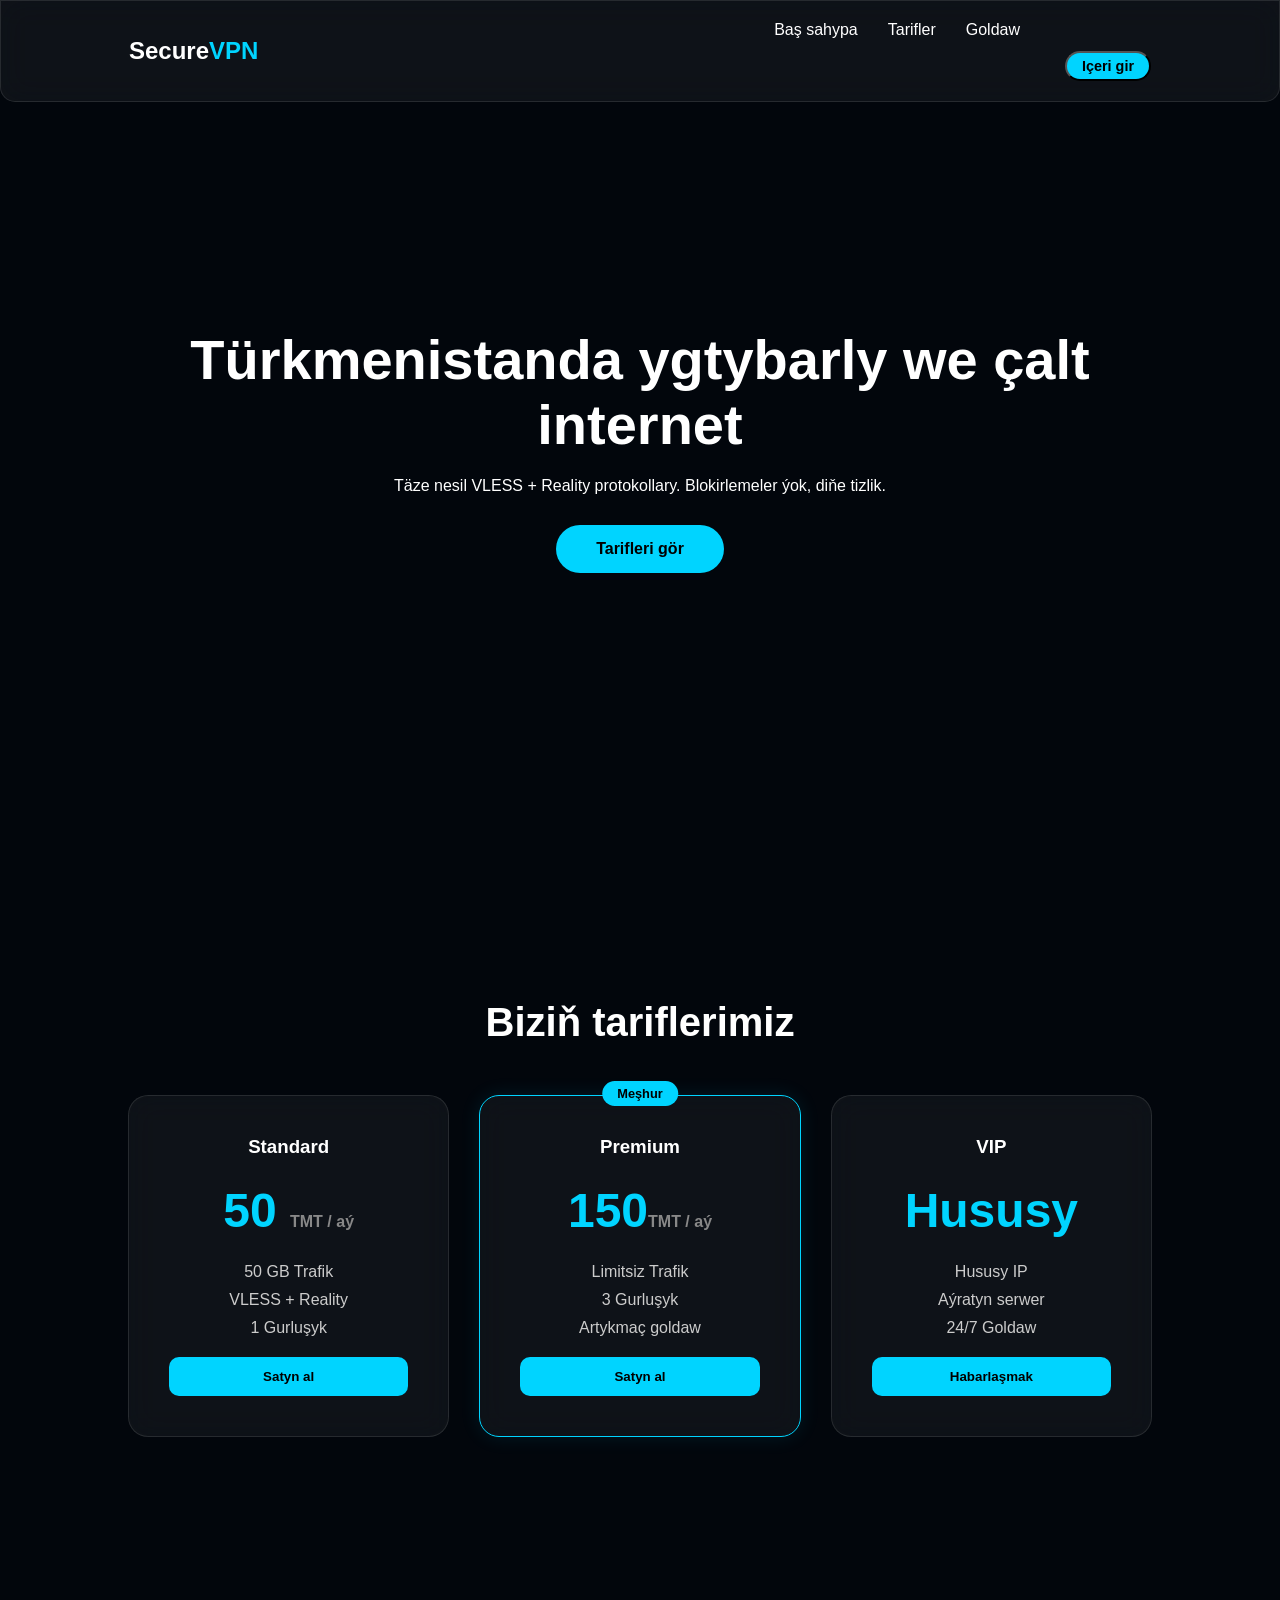
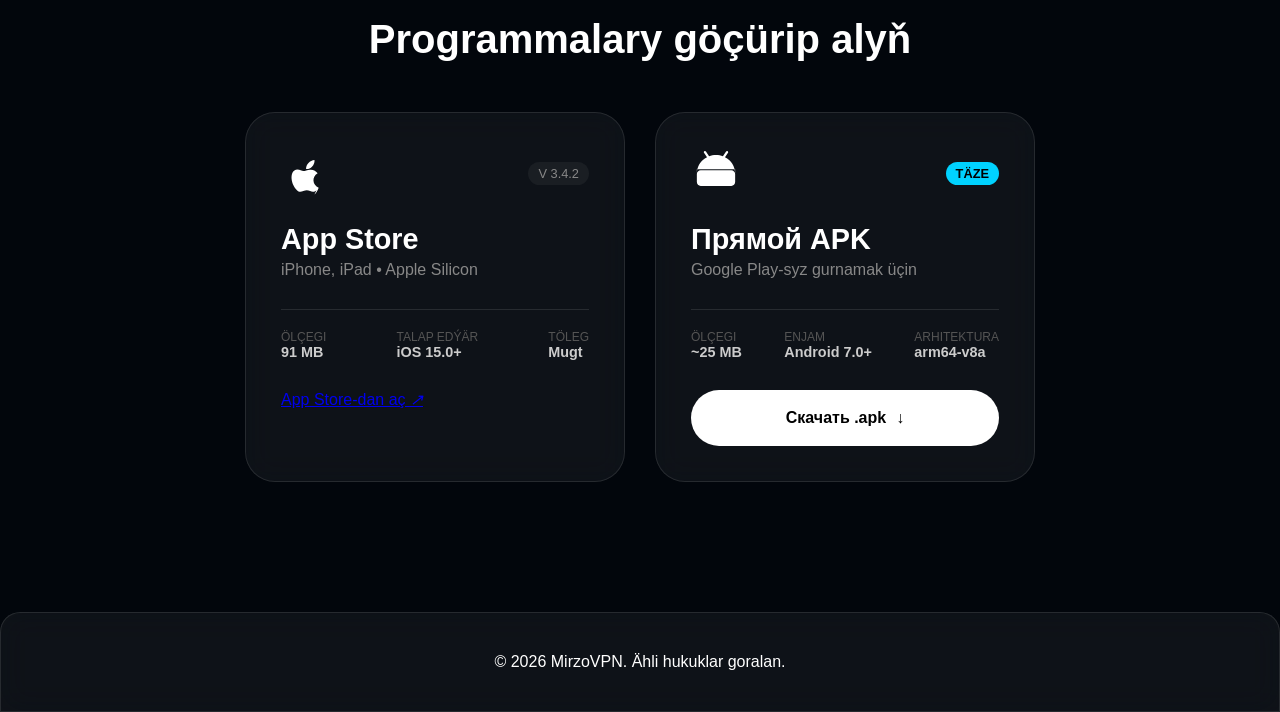
<file: index.html>
<!DOCTYPE html>
<html lang="tk">

<head>
    <meta charset="UTF-8">
    <meta name="viewport" content="width=device-width, initial-scale=1.0">
    <title>MirzoVPN</title>
    <link rel="stylesheet" href="style.css">
    <!-- AOS Анимации -->
    <link href="https://unpkg.com/aos@2.3.1/dist/aos.css" rel="stylesheet">
</head>

<body>
    <!-- Навигация -->
    <nav class="navbar glass">
        <div class="logo">Secure<span>VPN</span></div>
        <ul class="nav-links">
            <li><a href="#home">Baş sahypa</a></li>
            <li><a href="#pricing">Tarifler</a></li>
            <li><a href="support.html">Goldaw</a></li>
            <li class="profile-section" style="display: flex; align-items: center; gap: 10px; margin-left: 15px;">
                <span id="userBalanceDisplay" style="color: var(--primary); font-weight:bold; display:none;">0
                    TMT</span>
                <button id="loginBtn" onclick="promptLogin()" class="btn-primary"
                    style="padding: 5px 15px; font-size: 0.9rem;">Içeri gir</button>
                <button id="myKeysBtn" onclick="openMyKeysModal()" class="btn-primary"
                    style="padding: 5px 15px; font-size: 0.9rem; display: none; background: #4CAF50;">Meniň
                    açarlarym</button>
            </li>
        </ul>
    </nav>

    <!-- Главный экран -->
    <section id="home" class="hero">
        <div class="hero-content" data-aos="fade-up">
            <h1>Türkmenistanda ygtybarly we çalt internet</h1>
            <p>Täze nesil VLESS + Reality protokollary. Blokirlemeler ýok, diňe tizlik.</p>
            <a href="#pricing" class="btn-primary">Tarifleri gör</a>
        </div>
    </section>

    <!-- Секция Тарифов -->
    <section id="pricing" class="pricing">
        <h2 class="section-title" data-aos="fade-down">Biziň tariflerimiz</h2>
        <div class="pricing-grid">
            <!-- Standard -->
            <div class="price-card glass" data-aos="zoom-in" data-aos-delay="100">
                <h3>Standard</h3>
                <div class="price">50 <span>TMT / aý</span></div>
                <ul>
                    <li>50 GB Trafik</li>
                    <li>VLESS + Reality</li>
                    <li>1 Gurluşyk</li>
                </ul>
                <button class="buy-btn" onclick="openModal('Standard')">Satyn al</button>
            </div>

            <!-- Premium -->
            <div class="price-card glass featured" data-aos="zoom-in">
                <div class="badge">Meşhur</div>
                <h3>Premium</h3>
                <div class="price">150<span>TMT / aý</span></div>
                <ul>
                    <li>Limitsiz Trafik</li>
                    <li>3 Gurluşyk</li>
                    <li>Artykmaç goldaw</li>
                </ul>
                <button class="buy-btn" onclick="openModal('Premium')">Satyn al</button>
            </div>

            <!-- VIP -->
            <div class="price-card glass" data-aos="zoom-in" data-aos-delay="200">
                <h3>VIP</h3>
                <div class="price">Hususy</div>
                <ul>
                    <li>Hususy IP</li>
                    <li>Aýratyn serwer</li>
                    <li>24/7 Goldaw</li>
                </ul>
                <button class="buy-btn" onclick="openModal('VIP')">Habarlaşmak</button>
            </div>
        </div>
    </section>

    <!-- Окно заказа -->
    <div id="orderModal" class="modal">
        <div class="modal-content glass">
            <span class="close" onclick="closeModal()">&times;</span>
            <h2>Sargyt: <span id="selectedPlan"></span></h2>
            <p>Telegram ulanyjy adyňyzy ýazyň, biz size açar ugratarys.</p>
            <input type="text" id="tgUser" placeholder="@niker">
            <button class="confirm-btn" onclick="submitOrder()">Sargydy tassyklamak</button>
        </div>
    </div>

    <!-- Окно Мои ключи -->
    <div id="myKeysModal" class="modal">
        <div class="modal-content glass" style="max-width: 600px;">
            <span class="close" onclick="closeMyKeysModal()">&times;</span>
            <h2>Meniň açarlarym</h2>
            <div id="keysContainer" style="margin-top: 20px; max-height: 400px; overflow-y: auto; text-align: left;">
                <!-- Сюда будут грузиться ключи -->
                <p style="text-align: center; color: #ccc;">Ýüklenýär...</p>
            </div>
        </div>
    </div>
    <!-- Programmalar bölümi -->
    <section id="apps" class="apps-section">
        <div class="container">
            <h2 class="section-title" data-aos="fade-up">Programmalary göçürip alyň</h2>

            <div class="apps-grid">
                <!-- iOS Card -->
                <div class="app-card glass" data-aos="fade-right">
                    <div class="app-header">
                        <svg class="app-icon" viewBox="0 0 24 24" fill="currentColor">
                            <path
                                d="M17.05 20.28c-.98.95-2.05.88-3.08.4-1.09-.5-2.08-.48-3.24 0-1.44.62-2.2.44-3.06-.4C4.18 16.8 4.2 10.53 7.8 10.37c1.32.06 2.14.72 2.95.72.8 0 1.95-.8 3.52-.7 1.48.1 2.6.7 3.32 1.74-2.97 1.76-2.48 5.68.5 6.95-.57 1.44-1.34 2.82-2.04 3.2zM12.03 10.1c-.08-2.26 1.86-4.22 4.05-4.4.24 2.6-2.12 4.6-4.05 4.4z" />
                        </svg>
                        <span class="app-version">V 3.4.2</span>
                    </div>
                    <h3>App Store</h3>
                    <p>iPhone, iPad • Apple Silicon</p>

                    <div class="app-specs">
                        <div class="spec"><span>Ölçegi</span><strong>91 MB</strong></div>
                        <div class="spec"><span>Talap edýär</span><strong>iOS 15.0+</strong></div>
                        <div class="spec"><span>Töleg</span><strong>Mugt</strong></div>
                    </div>

                    <a href="Apps\setup-Happ.x64.exe" class="download-btn">App Store-dan aç <i class="arrow">↗</i></a>
                </div>

                <!-- Android Card -->
                <div class="app-card glass" data-aos="fade-left">
                    <div class="app-header">
                        <svg class="app-icon" viewBox="0 0 24 24" fill="currentColor">
                            <path
                                d="M17.523 15.3414C18.4209 15.3414 19.1485 14.6138 19.1485 13.7159C19.1485 12.818 18.4209 12.0904 17.523 12.0904C16.6251 12.0904 15.8975 12.818 15.8975 13.7159C15.8975 14.6138 16.6251 15.3414 17.523 15.3414Z" />
                            <path
                                d="M6.477 15.3414C7.37493 15.3414 8.10253 14.6138 8.10253 13.7159C8.10253 12.818 7.37493 12.0904 6.477 12.0904C5.57907 12.0904 4.85147 12.818 4.85147 13.7159C4.85147 14.6138 5.57907 15.3414 6.477 15.3414Z" />
                            <path
                                d="M19.3414 10.6811C20.3626 10.6811 21.1904 11.5089 21.1904 12.5301V16.3626C21.1904 17.3838 20.3626 18.2116 19.3414 18.2116H4.65863C3.6374 18.2116 2.80957 17.3838 2.80957 16.3626V12.5301C2.80957 11.5089 3.6374 10.6811 4.65863 10.6811H19.3414ZM16.3072 4.49204L17.7554 2.31174C17.9254 2.05672 17.8541 1.71454 17.5991 1.54454C17.3441 1.37454 17.0019 1.44584 16.8319 1.70086L15.313 3.98777C14.3312 3.56707 13.2038 3.33203 12 3.33203C10.7962 3.33203 9.66877 3.56707 8.68703 3.98777L7.16812 1.70086C6.99812 1.44584 6.65593 1.37454 6.40091 1.54454C6.14589 1.71454 6.07459 2.05672 6.24459 2.31174L7.69279 4.49204C4.78919 5.86434 2.80957 8.86874 2.80957 12.332V10.1811H21.1904V12.332C21.1904 8.86874 19.2108 5.86434 16.3072 4.49204Z" />
                        </svg>
                        <span class="app-badge">TÄZE</span>
                    </div>
                    <h3>Прямой APK</h3>
                    <p>Google Play-syz gurnamak üçin</p>

                    <div class="app-specs">
                        <div class="spec"><span>Ölçegi</span><strong>~25 MB</strong></div>
                        <div class="spec"><span>Enjam</span><strong>Android 7.0+</strong></div>
                        <div class="spec"><span>Arhitektura</span><strong>arm64-v8a</strong></div>
                    </div>

                    <a href="Apps\setup-Happ.x64.exe" class="app-download-btn main-btn">Скачать .apk <i
                            class="arrow">↓</i></a>
                </div>
            </div>
        </div>
    </section>

    <footer class="glass">
        <p>&copy; 2026 MirzoVPN. Ähli hukuklar goralan.</p>
    </footer>

    <!-- Скрипты -->
    <script src="https://unpkg.com/aos@2.3.1/dist/aos.js"></script>
    <script>
        AOS.init({ duration: 1000, once: true });

        let currentUser = localStorage.getItem('vpn_username');

        async function checkBalance() {
            if (currentUser) {
                document.getElementById('loginBtn').innerText = '@' + currentUser;
                document.getElementById('userBalanceDisplay').style.display = 'inline-block';
                document.getElementById('myKeysBtn').style.display = 'inline-block';
                try {
                    const res = await fetch('http://127.0.0.1:8000/api/balance/' + currentUser);
                    const data = await res.json();
                    document.getElementById('userBalanceDisplay').innerText = data.balance + ' TMT';
                } catch (e) {
                    console.log("Serwer bilen aragatnaşyk ýok");
                }
            }
        }

        function promptLogin() {
            const user = prompt("Telegram ulanyjy adyňyzy ýazyň (@ bilen ýa-da onsuz):", currentUser || "");
            if (user && user.trim() !== '') {
                currentUser = user.trim().replace('@', '');
                localStorage.setItem('vpn_username', currentUser);
                checkBalance();
            }
        }

        window.onload = checkBalance;

        function openModal(plan) {
            if (!currentUser) {
                promptLogin();
                if (!currentUser) return;
            }
            document.getElementById('selectedPlan').innerText = plan;
            document.getElementById('tgUser').value = '@' + currentUser;
            document.getElementById('orderModal').style.display = 'flex';
        }

        function closeModal() {
            document.getElementById('orderModal').style.display = 'none';
        }

        function closeMyKeysModal() {
            document.getElementById('myKeysModal').style.display = 'none';
        }

        async function openMyKeysModal() {
            if (!currentUser) {
                alert("Ilki bilen içeri giriň!");
                return;
            }
            document.getElementById('myKeysModal').style.display = 'flex';
            const container = document.getElementById('keysContainer');
            container.innerHTML = '<p style="text-align: center; color: #ccc;">Ýüklenýär...</p>';

            try {
                const res = await fetch('http://127.0.0.1:8000/api/my_keys/' + currentUser);
                const data = await res.json();

                if (data.status === 'success' && data.keys.length > 0) {
                    let html = '';
                    data.keys.forEach(key => {
                        html += `
                        <div style="background: rgba(0,0,0,0.2); padding: 15px; border-radius: 10px; margin-bottom: 15px; border: 1px solid rgba(255,255,255,0.1);">
                            <div style="display: flex; justify-content: space-between; margin-bottom: 10px;">
                                <strong style="color: var(--primary);">${key.plan}</strong>
                                <span style="font-size: 0.8rem; color: #888;">${key.date.split(' ')[0]}</span>
                            </div>
                            <input type="text" value="${key.url}" readonly style="width: 100%; padding: 10px; border-radius: 5px; border: none; background: rgba(0,0,0,0.3); color: #fff; margin-bottom: 10px; outline:none;">
                            <button class="btn-primary" style="width: 100%; padding: 8px;" onclick="copyKeyText(this, '${key.url}')">Kopiýala</button>
                        </div>`;
                    });
                    container.innerHTML = html;
                } else {
                    container.innerHTML = '<p style="text-align: center; color: #ccc;">Siziň entek açaryňyz ýok.</p>';
                }
            } catch (error) {
                container.innerHTML = '<p style="text-align: center; color: red;">Serwer ýalňyşlygy!</p>';
            }
        }

        function copyKeyText(btn, text) {
            navigator.clipboard.writeText(text).then(() => {
                const originalText = btn.innerText;
                btn.innerText = 'Kopiýalandy! ✅';
                btn.style.background = '#4CAF50';
                setTimeout(() => {
                    btn.innerText = originalText;
                    btn.style.background = 'var(--primary)';
                }, 2000);
            });
        }

        async function submitOrder() {
            const plan = document.getElementById('selectedPlan').innerText;
            const tg = document.getElementById('tgUser').value;

            if (!tg) {
                alert("Haýyş edýäris, Telegram adyňyzy ýazyň!");
                return;
            }

            currentUser = tg.trim().replace('@', '');
            localStorage.setItem('vpn_username', currentUser);

            let balance = 0;
            try {
                const res = await fetch('http://127.0.0.1:8000/api/balance/' + currentUser);
                const data = await res.json();
                balance = data.balance;
            } catch (error) {
                alert("Serwer işlänok! Python (main.py) işledilenine göz ýetiriň.");
                return;
            }

            let price = 0;
            if (plan === 'Standard') price = 50;
            else if (plan === 'Premium') price = 150;

            if (price > 0 && balance >= price) {
                const btn = document.querySelector('.confirm-btn');
                btn.innerText = "Garaşyň...";
                btn.disabled = true;

                try {
                    const res = await fetch('http://127.0.0.1:8000/api/buy_with_balance', {
                        method: 'POST',
                        headers: { 'Content-Type': 'application/json' },
                        body: JSON.stringify({ username: currentUser, plan: plan, price: price })
                    });
                    const result = await res.json();
                    if (result.status === 'success') {
                        alert("Üstünlikli satyn alyndy!\n\nSiziň açaryňyz:\n" + result.url);
                        closeModal();
                        checkBalance();
                    } else {
                        alert("Ýalňyşlyk: " + result.message);
                    }
                } catch (e) {
                    alert("Serwer ýalňyşlygy!");
                }
                btn.innerText = "Sargydy tassyklamak";
                btn.disabled = false;
            } else {
                alert("Balansyňyz ýeterlik däl. Töleg sahypasyna geçýärsiňiz...");
                window.location.href = `pay.html?plan=${encodeURIComponent(plan)}`;
            }
        }
    </script>
</body>

</html>
</file>
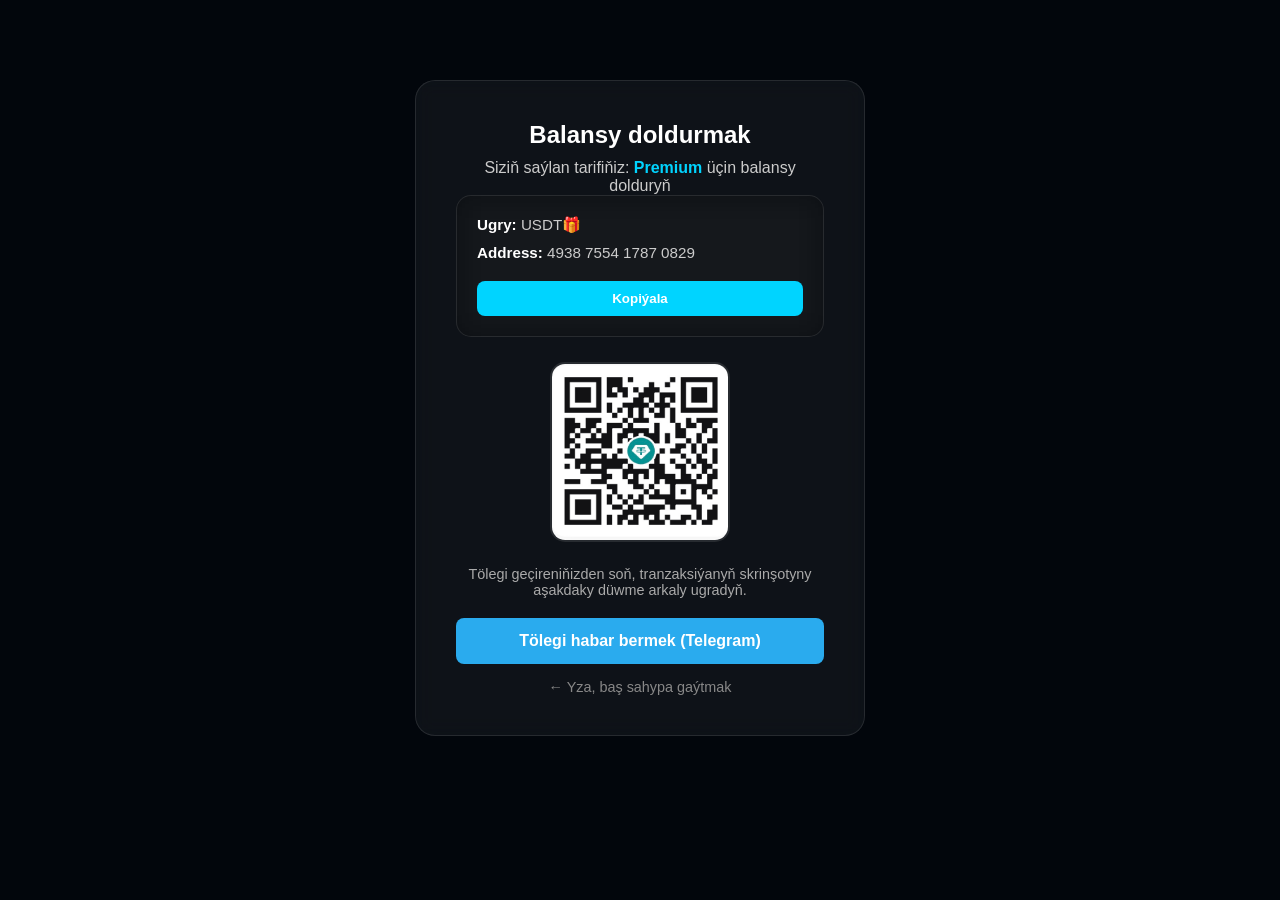
<file: pay.html>
<!DOCTYPE html>
<html lang="tk">

<head>
    <meta charset="UTF-8">
    <meta name="viewport" content="width=device-width, initial-scale=1.0">
    <title>Töleg sahypasy | SecureVPN</title>
    <link rel="stylesheet" href="style.css">
    <style>
        /* Главный контейнер по центру */
        .payment-container {
            max-width: 450px;
            margin: 80px auto;
            padding: 40px;
            text-align: center;
            border-radius: 20px;
            background: rgba(255, 255, 255, 0.05);
            backdrop-filter: blur(10px);
            border: 1px solid rgba(255, 255, 255, 0.1);
        }

        .payment-title {
            margin-bottom: 10px;
            color: #fff;
        }

        /* Карточка с деталями внутри */
        .pay-details {
            background: rgba(0, 0, 0, 0.2);
            padding: 20px;
            border-radius: 15px;
            text-align: left;
            margin-bottom: 25px;
            border: 1px solid rgba(255, 255, 255, 0.1);
        }

        .pay-details p {
            margin-bottom: 10px;
            font-size: 0.95rem;
            color: #ccc;
        }

        .pay-details strong {
            color: #fff;
        }

        /* Кнопка копирования (аккуратная) */
        .copy-btn-simple {
            background: var(--primary, #007bff);
            color: #fff;
            border: none;
            padding: 10px 15px;
            border-radius: 8px;
            cursor: pointer;
            font-weight: bold;
            width: 100%;
            margin-top: 10px;
            transition: 0.3s;
        }

        .copy-btn-simple:hover {
            filter: brightness(1.2);
        }

        /* QR код */
        .qr-code {
            width: 180px;
            height: 180px;
            border-radius: 15px;
            margin-bottom: 20px;
            border: 2px solid rgba(255, 255, 255, 0.1);
        }

        .instruction-text {
            color: #aaa;
            font-size: 0.9rem;
            margin-bottom: 20px;
        }

        /* Кнопка Telegram */
        .telegram-btn {
            display: block;
            width: 100%;
            padding: 14px;
            background: #2AABEE;
            color: white;
            text-decoration: none;
            border-radius: 8px;
            font-weight: bold;
            margin-bottom: 15px;
            border: none;
            cursor: pointer;
            transition: 0.3s;
            font-size: 1rem;
        }

        .telegram-btn:hover {
            background: #2298d6;
        }

        /* Ссылки под кнопкой */
        .back-link {
            display: block;
            margin-top: 10px;
            color: #888;
            text-decoration: none;
            font-size: 0.9rem;
            transition: 0.3s;
        }

        .back-link:hover {
            color: #fff;
        }
    </style>
</head>

<body>
    <div class="payment-container glass" data-aos="fade-up">
        <h2 class="payment-title">Balansy doldurmak</h2>
        <p class="plan-info" style="color: #ccc;">Siziň saýlan tarifiňiz: <span id="selectedPlan"
                style="color: var(--primary, #007bff); font-weight: bold;">Premium</span> üçin balansy dolduryň</p>

        <!-- Темная карточка с данными -->
        <div class="pay-details glass">
            <p><strong>Ugry:</strong> USDT🎁</p>
            <p style="word-break: break-all;"><strong>Address:</strong> <span id="walletAddr">4938 7554 1787 0829</span>
            </p>
            <button class="copy-btn-simple" onclick="copyAddress(this)">Kopiýala</button>
        </div>

        <!-- QR-код по центру -->
        <div class="qr-container">
            <img src="QR.jpeg" alt="QR" class="qr-code">
        </div>

        <p class="instruction-text">
            Tölegi geçireniňizden soň, tranzaksiýanyň skrinşotyny aşakdaky düwme arkaly ugradyň.
        </p>

        <!-- Кнопка автоматизации (вызывает бэкенд и перекидывает в тг) -->
        <button class="telegram-btn" onclick="sendNotification()" id="notifyBtn">
            Tölegi habar bermek (Telegram)
        </button>

        <a href="index.html" class="back-link">← Yza, baş sahypa gaýtmak</a>
    </div>

    <script>
        // 1. Показ тарифа
        const urlParams = new URLSearchParams(window.location.search);
        const plan = urlParams.get('plan');
        if (plan) {
            document.getElementById('selectedPlan').innerText = plan;
        }

        // 2. Копирование адреса
        function copyAddress(btn) {
            const address = document.getElementById('walletAddr').innerText;
            navigator.clipboard.writeText(address).then(() => {
                const originalText = btn.innerText;
                const originalBg = btn.style.background;

                btn.innerText = 'Kopiýalandy! ✅';
                btn.style.background = '#4CAF50';

                setTimeout(() => {
                    btn.innerText = originalText;
                    btn.style.background = originalBg;
                }, 2000);
            });
        }

        // 3. Автоматизация: Отправка уведомления на FastAPI сервер
        async function sendNotification() {
            const btn = document.getElementById('notifyBtn');
            const planName = document.getElementById('selectedPlan').innerText;
            let currentUser = localStorage.getItem('vpn_username') || "Belli däl";

            btn.innerText = "Ugradylýar...";
            btn.disabled = true;

            try {
                const response = await fetch('http://127.0.0.1:8000/api/notify', {
                    method: 'POST',
                    headers: { 'Content-Type': 'application/json' },
                    body: JSON.stringify({ plan: planName + ' (Ulanyjy: @' + currentUser + ')', method: 'USDT🎁' })
                });

                const result = await response.json();

                if (result.status === 'success') {
                    btn.innerText = "Üstünlikli ugradyldy! ✅";
                    btn.style.background = "#4CAF50";

                    // Переходим в ТГ к админу для отправки чека
                    setTimeout(() => {
                        window.location.href = "https://t.me/MirzoLoude";
                    }, 1000);
                }
            } catch (error) {
                btn.innerText = "Serwere birigip bolmady ❌";
                setTimeout(() => { window.location.href = "https://t.me/MirzoLoude"; }, 1500);
            }
        }
    </script>
</body>

</html>
</file>
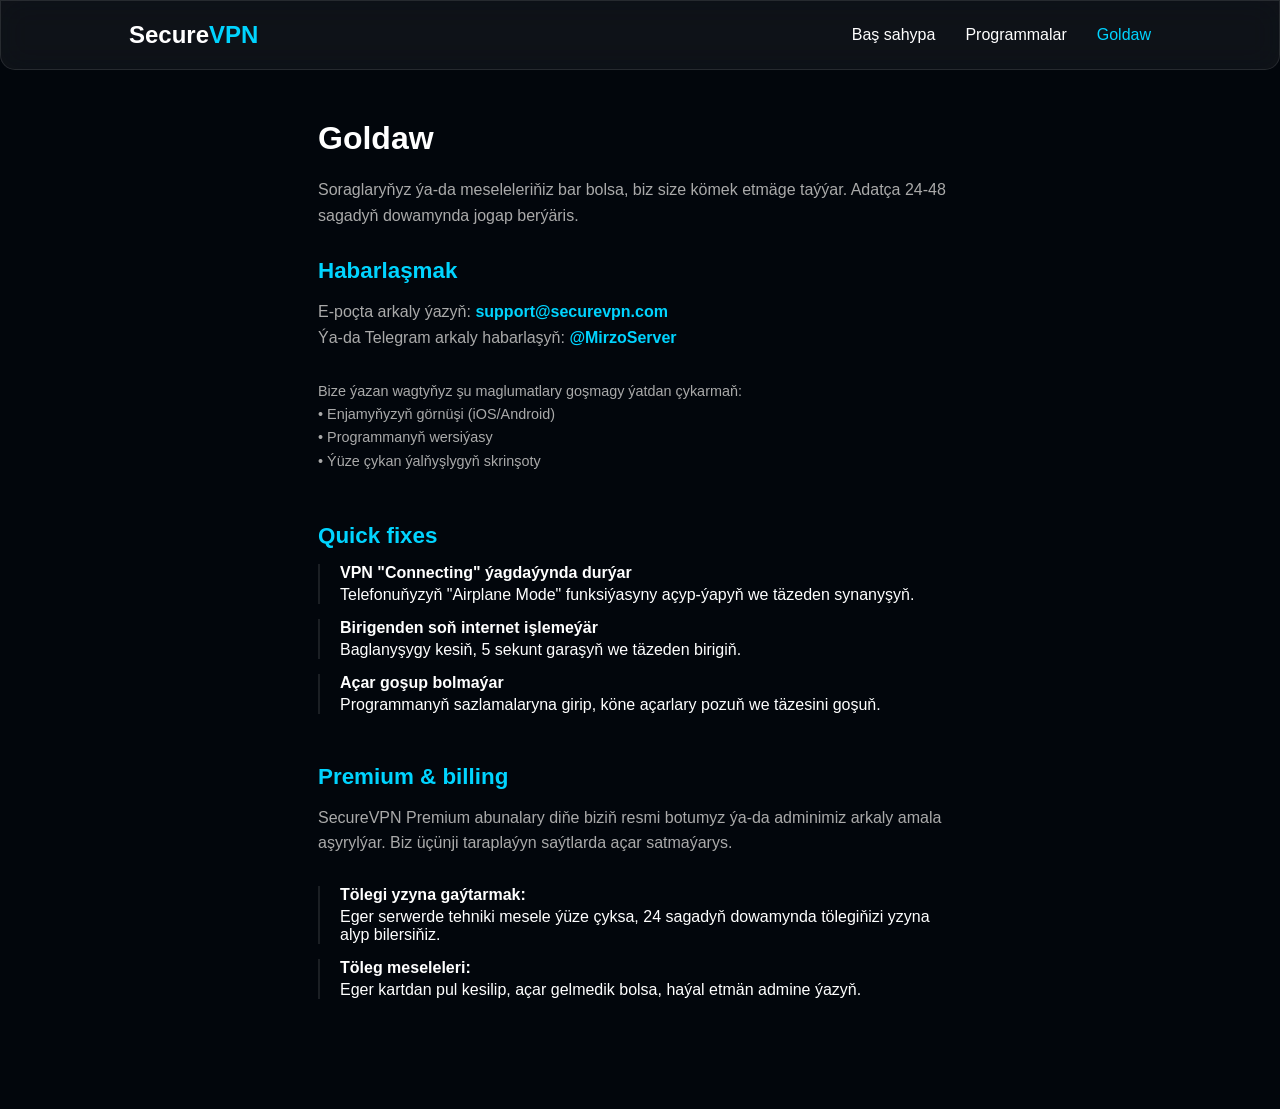
<file: support.html>
<!DOCTYPE html>
<html lang="tk">

<head>
    <meta charset="UTF-8">
    <meta name="viewport" content="width=device-width, initial-scale=1.0">
    <title>Goldaw | SecureVPN</title>
    <link rel="stylesheet" href="style.css">
    <link href="https://unpkg.com/aos@2.3.1/dist/aos.css" rel="stylesheet">
    <style>
        .support-page {
            padding: 120px 10% 60px;
            max-width: 900px;
            margin: 0 auto;
        }

        .support-content {
            text-align: left;
        }

        .support-section-title {
            font-size: 2rem;
            margin-bottom: 20px;
            color: #fff;
        }

        .support-text {
            color: #aaa;
            line-height: 1.6;
            margin-bottom: 30px;
        }

        .info-block {
            margin-bottom: 50px;
        }

        .info-block h3 {
            font-size: 1.4rem;
            margin-bottom: 15px;
            color: var(--primary);
        }

        .support-list {
            list-style: none;
            padding: 0;
        }

        .support-list li {
            margin-bottom: 15px;
            padding-left: 20px;
            border-left: 2px solid rgba(255, 255, 255, 0.1);
            transition: 0.3s;
        }

        .support-list li:hover {
            border-left-color: var(--primary);
        }

        .support-list strong {
            display: block;
            color: #fff;
            margin-bottom: 4px;
        }

        .contact-link {
            color: var(--primary);
            text-decoration: none;
            font-weight: bold;
        }
    </style>
</head>

<body>
    <nav class="navbar glass">
        <div class="logo">Secure<span>VPN</span></div>
        <ul class="nav-links">
            <li><a href="index.html">Baş sahypa</a></li>
            <li><a href="index.html#apps">Programmalar</a></li>
            <li><a href="support.html" style="color: var(--primary);">Goldaw</a></li>
        </ul>
    </nav>

    <div class="support-page" data-aos="fade-up">
        <div class="support-content">
            <h1 class="support-section-title">Goldaw</h1>
            <p class="support-text">
                Soraglaryňyz ýa-da meseleleriňiz bar bolsa, biz size kömek etmäge taýýar.
                Adatça 24-48 sagadyň dowamynda jogap berýäris.
            </p>

            <!-- Контакты -->
            <div class="info-block">
                <h3>Habarlaşmak</h3>
                <p class="support-text">
                    E-poçta arkaly ýazyň: <a href="mailto:support@securevpn.com"
                        class="contact-link">support@securevpn.com</a><br>
                    Ýa-da Telegram arkaly habarlaşyň: <a href="https://t.me/MirzoLoude"
                        class="contact-link">@MirzoServer</a>
                </p>
                <p class="support-text" style="font-size: 0.9rem;">
                    Bize ýazan wagtyňyz şu maglumatlary goşmagy ýatdan çykarmaň:<br>
                    • Enjamyňyzyň görnüşi (iOS/Android)<br>
                    • Programmanyň wersiýasy<br>
                    • Ýüze çykan ýalňyşlygyň skrinşoty
                </p>
            </div>

            <!-- Быстрые решения -->
            <div class="info-block">
                <h3>Quick fixes</h3>
                <ul class="support-list">
                    <li>
                        <strong>VPN "Connecting" ýagdaýynda durýar</strong>
                        Telefonuňyzyň "Airplane Mode" funksiýasyny açyp-ýapyň we täzeden synanyşyň.
                    </li>
                    <li>
                        <strong>Birigenden soň internet işlemeýär</strong>
                        Baglanyşygy kesiň, 5 sekunt garaşyň we täzeden birigiň.
                    </li>
                    <li>
                        <strong>Açar goşup bolmaýar</strong>
                        Programmanyň sazlamalaryna girip, köne açarlary pozuň we täzesini goşuň.
                    </li>
                </ul>
            </div>

            <!-- Оплата -->
            <div class="info-block">
                <h3>Premium & billing</h3>
                <p class="support-text">
                    SecureVPN Premium abunalary diňe biziň resmi botumyz ýa-da adminimiz arkaly amala aşyrylýar.
                    Biz üçünji taraplaýyn saýtlarda açar satmaýarys.
                </p>
                <ul class="support-list">
                    <li>
                        <strong>Tölegi yzyna gaýtarmak:</strong>
                        Eger serwerde tehniki mesele ýüze çyksa, 24 sagadyň dowamynda tölegiňizi yzyna alyp bilersiňiz.
                    </li>
                    <li>
                        <strong>Töleg meseleleri:</strong>
                        Eger kartdan pul kesilip, açar gelmedik bolsa, haýal etmän admine ýazyň.
                    </li>
                </ul>
            </div>
        </div>
    </div>

    <script src="https://unpkg.com/aos@2.3.1/dist/aos.js"></script>
    <script>AOS.init({ duration: 1000, once: true });</script>
</body>

</html>
</file>
<file: style.css>
:root {
    --bg: #02060c;
    --primary: #00d4ff;
    --glass: rgba(255, 255, 255, 0.05);
    --border: rgba(255, 255, 255, 0.1);
    --text: #ffffff;
}

* {
    margin: 0;
    padding: 0;
    box-sizing: border-box;
    font-family: 'Inter', sans-serif;
}

body {
    background-color: var(--bg);
    color: var(--text);
    opacity: 1;
    /* Исправлен баг с белым экраном */
    overflow-x: hidden;
}

.glass {
    background: var(--glass);
    backdrop-filter: blur(15px);
    border: 1px solid var(--border);
}

/* Фикс Навигации */
.navbar {
    position: fixed;
    top: 0;
    width: 100%;
    padding: 20px 10%;
    display: flex;
    justify-content: space-between;
    align-items: center;
    z-index: 1000;
    border-radius: 0 0 15px 15px;
}

.logo {
    font-size: 1.5rem;
    font-weight: 800;
}

.logo span {
    color: var(--primary);
}

.nav-links {
    list-style: none;
    display: flex;
    gap: 30px;
    /* Расстояние между ссылками */
}

.nav-links a {
    color: white;
    text-decoration: none;
    transition: 0.3s;
    font-weight: 500;
}

.nav-links a:hover {
    color: var(--primary);
}

/* Главный блок */
.hero {
    height: 100vh;
    display: flex;
    align-items: center;
    justify-content: center;
    text-align: center;
    padding: 0 10%;
}

.hero h1 {
    font-size: 3.5rem;
    margin-bottom: 20px;
}

.btn-primary {
    display: inline-block;
    background: var(--primary);
    color: black;
    padding: 15px 40px;
    border-radius: 30px;
    text-decoration: none;
    font-weight: bold;
    margin-top: 30px;
    transition: 0.3s;
}

/* Секция тарифов */
.pricing {
    padding: 100px 10%;
    text-align: center;
}

.section-title {
    font-size: 2.5rem;
    margin-bottom: 50px;
}

.pricing-grid {
    display: grid;
    grid-template-columns: repeat(auto-fit, minmax(280px, 1fr));
    gap: 30px;
}

.price-card {
    padding: 40px;
    border-radius: 20px;
    position: relative;
    transition: 0.3s;
}

.price-card:hover {
    transform: translateY(-10px);
    border-color: var(--primary);
}

.featured {
    border: 1px solid var(--primary);
    box-shadow: 0 0 20px rgba(0, 212, 255, 0.1);
}

.badge {
    position: absolute;
    top: -15px;
    left: 50%;
    transform: translateX(-50%);
    background: var(--primary);
    color: black;
    padding: 5px 15px;
    border-radius: 20px;
    font-size: 0.8rem;
    font-weight: bold;
}

.price {
    font-size: 3rem;
    font-weight: bold;
    margin: 25px 0;
    color: var(--primary);
}

.price span {
    font-size: 1rem;
    color: #888;
}

.price-card ul {
    list-style: none;
    margin: 20px 0;
}

.price-card li {
    margin: 10px 0;
    color: #ccc;
}

.buy-btn {
    background: var(--primary);
    border: none;
    padding: 12px 35px;
    border-radius: 10px;
    cursor: pointer;
    font-weight: bold;
    width: 100%;
}

/* Окно заказа */
.modal {
    display: none;
    position: fixed;
    top: 0;
    left: 0;
    width: 100%;
    height: 100%;
    background: rgba(0, 0, 0, 0.9);
    justify-content: center;
    align-items: center;
    z-index: 2000;
}

.modal-content {
    padding: 40px;
    width: 90%;
    max-width: 450px;
    border-radius: 20px;
    text-align: center;
}

.modal-content input {
    width: 100%;
    padding: 15px;
    margin: 20px 0;
    background: rgba(255, 255, 255, 0.05);
    border: 1px solid var(--border);
    color: white;
    border-radius: 10px;
    text-align: center;
}

.confirm-btn {
    background: var(--primary);
    border: none;
    padding: 15px;
    width: 100%;
    border-radius: 10px;
    font-weight: bold;
    cursor: pointer;
}

.close {
    position: absolute;
    right: 20px;
    top: 15px;
    font-size: 2rem;
    cursor: pointer;
}

.apps-section {
    padding: 80px 0;
    text-align: center;
}

.apps-grid {
    display: flex;
    justify-content: center;
    gap: 30px;
    flex-wrap: wrap;
    margin-top: 40px;
}

.app-card {
    width: 380px;
    padding: 35px;
    border-radius: 30px;
    text-align: left;
    border: 1px solid rgba(255, 255, 255, 0.1);
}

.app-header {
    display: flex;
    justify-content: space-between;
    align-items: center;
    margin-bottom: 25px;
}

.app-icon {
    width: 50px;
    height: 50px;
    color: white;
}

.app-version,
.app-badge {
    font-size: 0.8rem;
    color: #888;
    background: rgba(255, 255, 255, 0.05);
    padding: 4px 10px;
    border-radius: 20px;
}

.app-badge {
    background: #00d2ff;
    color: black;
    font-weight: bold;
}

.app-card h3 {
    font-size: 1.8rem;
    margin-bottom: 5px;
}

.app-card p {
    color: #888;
    margin-bottom: 30px;
}

.app-specs {
    border-top: 1px solid rgba(255, 255, 255, 0.1);
    padding-top: 20px;
    margin-bottom: 30px;
    display: flex;
    justify-content: space-between;
}

.spec {
    display: flex;
    flex-direction: column;
}

.spec span {
    font-size: 0.75rem;
    color: #555;
    text-transform: uppercase;
}

.spec strong {
    font-size: 0.9rem;
    color: #ccc;
}

.app-download-btn {
    display: flex;
    justify-content: center;
    align-items: center;
    gap: 10px;
    width: 100%;
    padding: 18px;
    border-radius: 50px;
    background: rgba(255, 255, 255, 0.03);
    border: 1px solid rgba(255, 255, 255, 0.1);
    color: white;
    text-decoration: none;
    font-weight: bold;
    transition: 0.3s;
}

.app-download-btn.main-btn {
    background: white;
    color: black;
}

.app-download-btn:hover {
    transform: scale(1.02);
    border-color: var(--primary);
}

/* Главный контейнер по центру */
.payment-container {
    max-width: 450px;
    /* Ограничиваем ширину, чтобы не растягивалось */
    margin: 80px auto;
    /* Центрируем на странице */
    padding: 40px;
    text-align: center;
    border-radius: 20px;
}

/* Карточка с деталями внутри */
.pay-details {
    background: rgba(255, 255, 255, 0.05);
    padding: 20px;
    border-radius: 15px;
    text-align: left;
    margin-bottom: 25px;
    border: 1px solid rgba(255, 255, 255, 0.1);
}

.pay-details p {
    margin-bottom: 10px;
    font-size: 0.95rem;
}

/* Кнопка копирования (аккуратная) */
.copy-btn-simple {
    background: var(--primary);
    color: #000;
    border: none;
    padding: 8px 15px;
    border-radius: 8px;
    cursor: pointer;
    font-weight: bold;
    width: 100%;
    margin-top: 10px;
    transition: 0.3s;
}

.copy-btn-simple:hover {
    filter: brightness(1.2);
}

/* QR код */
.qr-code {
    width: 180px;
    height: 180px;
    border-radius: 15px;
    margin-bottom: 20px;
}

/* Ссылки под кнопкой */
.back-link {
    display: block;
    margin-top: 20px;
    color: #666;
    text-decoration: none;
    font-size: 0.9rem;
}

.back-link:hover {
    color: #fff;
}

footer {
    padding: 40px;
    text-align: center;
    margin-top: 50px;
    border-radius: 20px 20px 0 0;
}
</file>
